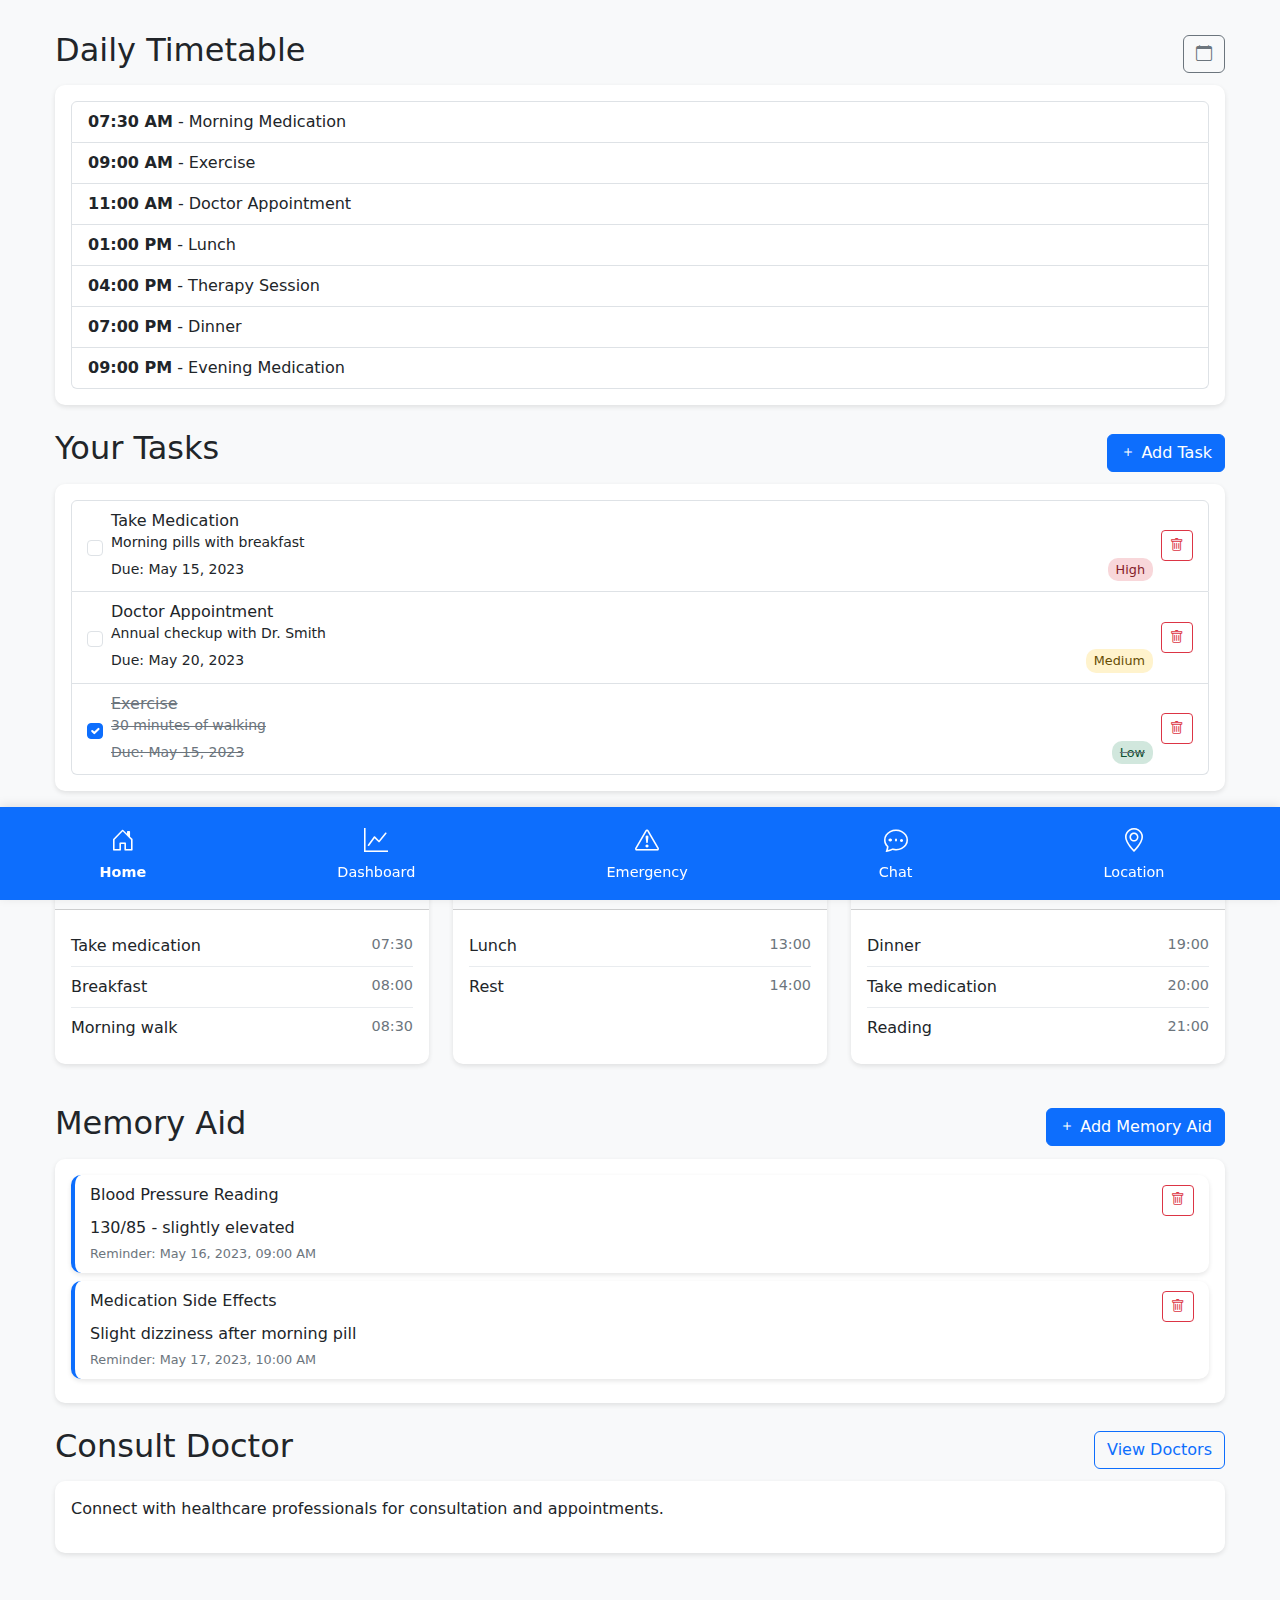
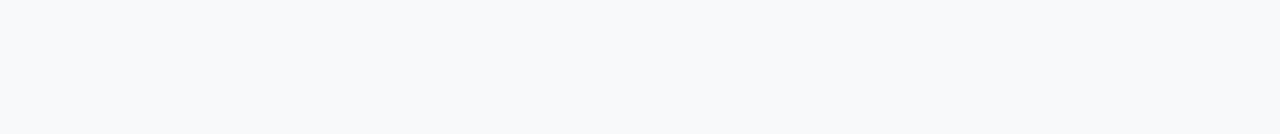
<file: index.html>
<!DOCTYPE html>
<html lang="en">
<head>
    <meta charset="UTF-8">
    <meta name="viewport" content="width=device-width, initial-scale=1.0">
    <title>Health & Task Management App</title>
    <!-- Bootstrap CSS -->
    <link href="https://cdn.jsdelivr.net/npm/bootstrap@5.3.0-alpha1/dist/css/bootstrap.min.css" rel="stylesheet">
    <!-- Bootstrap Icons -->
    <link rel="stylesheet" href="https://cdn.jsdelivr.net/npm/bootstrap-icons@1.8.1/font/bootstrap-icons.css">
    <!-- Custom CSS -->
    <link rel="stylesheet" href="css/style.css">
</head>
<body>
    <div class="container-fluid main-container">
        <!-- Daily Timetable Section -->
        <section class="timetable-section mt-3">
            <div class="d-flex justify-content-between align-items-center">
                <h2>Daily Timetable</h2>
                <button class="btn btn-outline-secondary" id="calendarBtn">
                    <i class="bi bi-calendar"></i>
                </button>
            </div>
            <div class="timetable-content mt-2">
                <div class="card">
                    <div class="card-body">
                        <div id="timetableList" class="list-group">
                            <!-- Timetable items will be populated dynamically -->
                        </div>
                    </div>
                </div>
            </div>
        </section>

        <!-- Task Management Section -->
        <section class="task-section mt-4">
            <div class="d-flex justify-content-between align-items-center">
                <h2>Your Tasks</h2>
                <button class="btn btn-primary" id="addTaskBtn">
                    <i class="bi bi-plus"></i> Add Task
                </button>
            </div>
            <div class="task-content mt-2">
                <div class="card">
                    <div class="card-body">
                        <div id="taskList" class="list-group">
                            <!-- Task items will be populated dynamically -->
                        </div>
                    </div>
                </div>
            </div>
        </section>

        <!-- Routine Section -->
        <section class="routine-section mt-4">
            <div class="d-flex justify-content-between align-items-center">
                <h2>Routine</h2>
                <button class="btn btn-outline-primary" id="updateRoutineBtn">Update Routine</button>
            </div>
            <div class="routine-content mt-2">
                <div class="row">
                    <div class="col-md-4 mb-3">
                        <div class="card h-100">
                            <div class="card-header bg-light">
                                <h5 class="mb-0">Morning</h5>
                            </div>
                            <div class="card-body">
                                <div id="morningRoutine" class="list-group">
                                    <!-- Morning routine will be populated dynamically -->
                                </div>
                            </div>
                        </div>
                    </div>
                    <div class="col-md-4 mb-3">
                        <div class="card h-100">
                            <div class="card-header bg-light">
                                <h5 class="mb-0">Afternoon</h5>
                            </div>
                            <div class="card-body">
                                <div id="afternoonRoutine" class="list-group">
                                    <!-- Afternoon routine will be populated dynamically -->
                                </div>
                            </div>
                        </div>
                    </div>
                    <div class="col-md-4 mb-3">
                        <div class="card h-100">
                            <div class="card-header bg-light">
                                <h5 class="mb-0">Evening</h5>
                            </div>
                            <div class="card-body">
                                <div id="eveningRoutine" class="list-group">
                                    <!-- Evening routine will be populated dynamically -->
                                </div>
                            </div>
                        </div>
                    </div>
                </div>
            </div>
        </section>

        <!-- Memory Aid Section -->
        <section class="memory-section mt-4">
            <div class="d-flex justify-content-between align-items-center">
                <h2>Memory Aid</h2>
                <button class="btn btn-primary" id="addMemoryBtn">
                    <i class="bi bi-plus"></i> Add Memory Aid
                </button>
            </div>
            <div class="memory-content mt-2">
                <div class="card">
                    <div class="card-body">
                        <div id="memoryList" class="list-group">
                            <!-- Memory aid items will be populated dynamically -->
                        </div>
                    </div>
                </div>
            </div>
        </section>

        <!-- Consult Doctor Section -->
        <section class="doctor-section mt-4 mb-5 pb-5">
            <div class="d-flex justify-content-between align-items-center">
                <h2>Consult Doctor</h2>
                <button class="btn btn-outline-primary" id="viewDoctorsBtn">View Doctors</button>
            </div>
            <div class="doctor-content mt-2">
                <div class="card">
                    <div class="card-body">
                        <p>Connect with healthcare professionals for consultation and appointments.</p>
                    </div>
                </div>
            </div>
        </section>

        <!-- Fixed Bottom Navigation -->
        <nav class="navbar fixed-bottom navbar-expand navbar-dark bg-primary">
            <div class="container-fluid justify-content-around">
                <a class="navbar-brand active" href="index.html">
                    <i class="bi bi-house-door"></i>
                    <span class="d-none d-md-inline">Home</span>
                </a>
                <a class="navbar-brand" href="dashboard.html">
                    <i class="bi bi-graph-up"></i>
                    <span class="d-none d-md-inline">Dashboard</span>
                </a>
                <a class="navbar-brand" href="emergency.html">
                    <i class="bi bi-exclamation-triangle"></i>
                    <span class="d-none d-md-inline">Emergency</span>
                </a>
                <a class="navbar-brand" href="chat.html">
                    <i class="bi bi-chat-dots"></i>
                    <span class="d-none d-md-inline">Chat</span>
                </a>
                <a class="navbar-brand" href="location.html">
                    <i class="bi bi-geo-alt"></i>
                    <span class="d-none d-md-inline">Location</span>
                </a>
            </div>
        </nav>
    </div>

    <!-- Modal for Adding Task -->
    <div class="modal fade" id="addTaskModal" tabindex="-1" aria-labelledby="addTaskModalLabel" aria-hidden="true">
        <div class="modal-dialog">
            <div class="modal-content">
                <div class="modal-header">
                    <h5 class="modal-title" id="addTaskModalLabel">Add New Task</h5>
                    <button type="button" class="btn-close" data-bs-dismiss="modal" aria-label="Close"></button>
                </div>
                <div class="modal-body">
                    <form id="taskForm">
                        <div class="mb-3">
                            <label for="taskName" class="form-label">Task Name</label>
                            <input type="text" class="form-control" id="taskName" required>
                        </div>
                        <div class="mb-3">
                            <label for="taskDescription" class="form-label">Description</label>
                            <textarea class="form-control" id="taskDescription" rows="3"></textarea>
                        </div>
                        <div class="mb-3">
                            <label for="taskDueDate" class="form-label">Due Date</label>
                            <input type="date" class="form-control" id="taskDueDate" required>
                        </div>
                        <div class="mb-3">
                            <label for="taskPriority" class="form-label">Priority</label>
                            <select class="form-select" id="taskPriority">
                                <option value="Low">Low</option>
                                <option value="Medium" selected>Medium</option>
                                <option value="High">High</option>
                            </select>
                        </div>
                    </form>
                </div>
                <div class="modal-footer">
                    <button type="button" class="btn btn-secondary" data-bs-dismiss="modal">Close</button>
                    <button type="button" class="btn btn-primary" id="saveTaskBtn">Save Task</button>
                </div>
            </div>
        </div>
    </div>

    <!-- Modal for Adding Memory Aid -->
    <div class="modal fade" id="addMemoryModal" tabindex="-1" aria-labelledby="addMemoryModalLabel" aria-hidden="true">
        <div class="modal-dialog">
            <div class="modal-content">
                <div class="modal-header">
                    <h5 class="modal-title" id="addMemoryModalLabel">Add Memory Aid</h5>
                    <button type="button" class="btn-close" data-bs-dismiss="modal" aria-label="Close"></button>
                </div>
                <div class="modal-body">
                    <form id="memoryForm">
                        <div class="mb-3">
                            <label for="memoryTitle" class="form-label">Title</label>
                            <input type="text" class="form-control" id="memoryTitle" required>
                        </div>
                        <div class="mb-3">
                            <label for="memoryDescription" class="form-label">Description</label>
                            <textarea class="form-control" id="memoryDescription" rows="3"></textarea>
                        </div>
                        <div class="mb-3">
                            <label for="memoryReminderTime" class="form-label">Reminder Time</label>
                            <input type="datetime-local" class="form-control" id="memoryReminderTime">
                        </div>
                    </form>
                </div>
                <div class="modal-footer">
                    <button type="button" class="btn btn-secondary" data-bs-dismiss="modal">Close</button>
                    <button type="button" class="btn btn-primary" id="saveMemoryBtn">Save</button>
                </div>
            </div>
        </div>
    </div>

    <!-- Modal for Updating Routine -->
    <div class="modal fade" id="updateRoutineModal" tabindex="-1" aria-labelledby="updateRoutineModalLabel" aria-hidden="true">
        <div class="modal-dialog modal-lg">
            <div class="modal-content">
                <div class="modal-header">
                    <h5 class="modal-title" id="updateRoutineModalLabel">Update Routine</h5>
                    <button type="button" class="btn-close" data-bs-dismiss="modal" aria-label="Close"></button>
                </div>
                <div class="modal-body">
                    <form id="routineForm">
                        <div class="mb-3">
                            <h6>Morning Routine</h6>
                            <div id="morningRoutineInputs">
                                <div class="row mb-2">
                                    <div class="col-6">
                                        <input type="text" class="form-control" placeholder="Activity">
                                    </div>
                                    <div class="col-4">
                                        <input type="time" class="form-control">
                                    </div>
                                    <div class="col-2">
                                        <button type="button" class="btn btn-sm btn-outline-danger remove-routine-btn">
                                            <i class="bi bi-trash"></i>
                                        </button>
                                    </div>
                                </div>
                            </div>
                            <button type="button" class="btn btn-sm btn-outline-primary add-morning-btn mt-2">
                                <i class="bi bi-plus"></i> Add Morning Activity
                            </button>
                        </div>
                        
                        <div class="mb-3">
                            <h6>Afternoon Routine</h6>
                            <div id="afternoonRoutineInputs">
                                <div class="row mb-2">
                                    <div class="col-6">
                                        <input type="text" class="form-control" placeholder="Activity">
                                    </div>
                                    <div class="col-4">
                                        <input type="time" class="form-control">
                                    </div>
                                    <div class="col-2">
                                        <button type="button" class="btn btn-sm btn-outline-danger remove-routine-btn">
                                            <i class="bi bi-trash"></i>
                                        </button>
                                    </div>
                                </div>
                            </div>
                            <button type="button" class="btn btn-sm btn-outline-primary add-afternoon-btn mt-2">
                                <i class="bi bi-plus"></i> Add Afternoon Activity
                            </button>
                        </div>
                        
                        <div class="mb-3">
                            <h6>Evening Routine</h6>
                            <div id="eveningRoutineInputs">
                                <div class="row mb-2">
                                    <div class="col-6">
                                        <input type="text" class="form-control" placeholder="Activity">
                                    </div>
                                    <div class="col-4">
                                        <input type="time" class="form-control">
                                    </div>
                                    <div class="col-2">
                                        <button type="button" class="btn btn-sm btn-outline-danger remove-routine-btn">
                                            <i class="bi bi-trash"></i>
                                        </button>
                                    </div>
                                </div>
                            </div>
                            <button type="button" class="btn btn-sm btn-outline-primary add-evening-btn mt-2">
                                <i class="bi bi-plus"></i> Add Evening Activity
                            </button>
                        </div>
                    </form>
                </div>
                <div class="modal-footer">
                    <button type="button" class="btn btn-secondary" data-bs-dismiss="modal">Close</button>
                    <button type="button" class="btn btn-primary" id="saveRoutineBtn">Save Routine</button>
                </div>
            </div>
        </div>
    </div>

    <!-- Bootstrap JS Bundle with Popper -->
    <script src="https://cdn.jsdelivr.net/npm/bootstrap@5.3.0-alpha1/dist/js/bootstrap.bundle.min.js"></script>
    <!-- Custom JS -->
    <script src="js/app.js"></script>
</body>
</html>
</file>
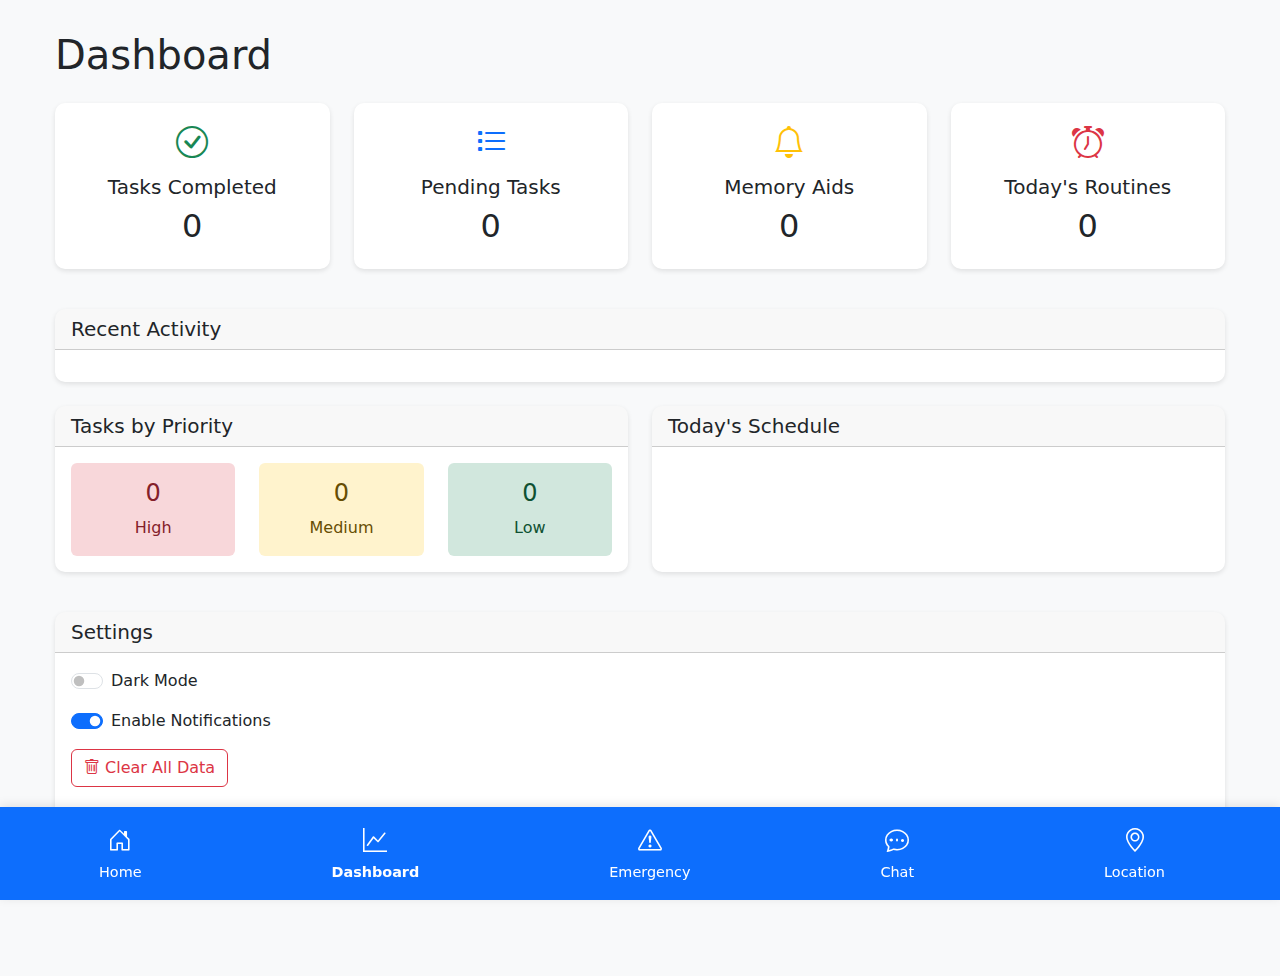
<file: dashboard.html>
<!DOCTYPE html>
<html lang="en">
<head>
    <meta charset="UTF-8">
    <meta name="viewport" content="width=device-width, initial-scale=1.0">
    <title>Dashboard - Health & Task App</title>
    <!-- Bootstrap CSS -->
    <link href="https://cdn.jsdelivr.net/npm/bootstrap@5.3.0-alpha1/dist/css/bootstrap.min.css" rel="stylesheet">
    <!-- Bootstrap Icons -->
    <link rel="stylesheet" href="https://cdn.jsdelivr.net/npm/bootstrap-icons@1.8.1/font/bootstrap-icons.css">
    <!-- Custom CSS -->
    <link rel="stylesheet" href="css/style.css">
</head>
<body>
    <div class="container-fluid main-container">
        <div class="row my-3">
            <div class="col">
                <h1 class="mb-4">Dashboard</h1>
                
                <!-- Statistics Cards -->
                <div class="row mb-4">
                    <div class="col-md-3 mb-3">
                        <div class="card h-100">
                            <div class="card-body text-center">
                                <i class="bi bi-check-circle text-success" style="font-size: 2rem;"></i>
                                <h5 class="mt-2">Tasks Completed</h5>
                                <h2 id="completedTasksCount">0</h2>
                            </div>
                        </div>
                    </div>
                    <div class="col-md-3 mb-3">
                        <div class="card h-100">
                            <div class="card-body text-center">
                                <i class="bi bi-list-task text-primary" style="font-size: 2rem;"></i>
                                <h5 class="mt-2">Pending Tasks</h5>
                                <h2 id="pendingTasksCount">0</h2>
                            </div>
                        </div>
                    </div>
                    <div class="col-md-3 mb-3">
                        <div class="card h-100">
                            <div class="card-body text-center">
                                <i class="bi bi-bell text-warning" style="font-size: 2rem;"></i>
                                <h5 class="mt-2">Memory Aids</h5>
                                <h2 id="memoryAidsCount">0</h2>
                            </div>
                        </div>
                    </div>
                    <div class="col-md-3 mb-3">
                        <div class="card h-100">
                            <div class="card-body text-center">
                                <i class="bi bi-alarm text-danger" style="font-size: 2rem;"></i>
                                <h5 class="mt-2">Today's Routines</h5>
                                <h2 id="routinesCount">0</h2>
                            </div>
                        </div>
                    </div>
                </div>
                
                <!-- Activity Summary -->
                <div class="card mb-4">
                    <div class="card-header">
                        <h5 class="mb-0">Recent Activity</h5>
                    </div>
                    <div class="card-body">
                        <div id="activityTimeline" class="list-group">
                            <!-- Activity items will be populated dynamically -->
                        </div>
                    </div>
                </div>
                
                <!-- Task Priority Breakdown -->
                <div class="row mb-4">
                    <div class="col-md-6 mb-3">
                        <div class="card h-100">
                            <div class="card-header">
                                <h5 class="mb-0">Tasks by Priority</h5>
                            </div>
                            <div class="card-body">
                                <div class="row text-center">
                                    <div class="col-4">
                                        <div class="p-3 rounded priority-high">
                                            <h4 id="highPriorityCount">0</h4>
                                            <p class="mb-0">High</p>
                                        </div>
                                    </div>
                                    <div class="col-4">
                                        <div class="p-3 rounded priority-medium">
                                            <h4 id="mediumPriorityCount">0</h4>
                                            <p class="mb-0">Medium</p>
                                        </div>
                                    </div>
                                    <div class="col-4">
                                        <div class="p-3 rounded priority-low">
                                            <h4 id="lowPriorityCount">0</h4>
                                            <p class="mb-0">Low</p>
                                        </div>
                                    </div>
                                </div>
                            </div>
                        </div>
                    </div>
                    
                    <!-- Today's Schedule -->
                    <div class="col-md-6 mb-3">
                        <div class="card h-100">
                            <div class="card-header">
                                <h5 class="mb-0">Today's Schedule</h5>
                            </div>
                            <div class="card-body">
                                <div id="dashboardSchedule" class="list-group">
                                    <!-- Schedule items will be populated dynamically -->
                                </div>
                            </div>
                        </div>
                    </div>
                </div>
                
                <!-- Settings Panel -->
                <div class="card mb-5 pb-4">
                    <div class="card-header">
                        <h5 class="mb-0">Settings</h5>
                    </div>
                    <div class="card-body">
                        <div class="form-check form-switch mb-3">
                            <input class="form-check-input" type="checkbox" id="darkModeToggle">
                            <label class="form-check-label" for="darkModeToggle">Dark Mode</label>
                        </div>
                        <div class="form-check form-switch mb-3">
                            <input class="form-check-input" type="checkbox" id="notificationsToggle" checked>
                            <label class="form-check-label" for="notificationsToggle">Enable Notifications</label>
                        </div>
                        <button class="btn btn-outline-danger" id="clearDataBtn">
                            <i class="bi bi-trash"></i> Clear All Data
                        </button>
                    </div>
                </div>
            </div>
        </div>

        <!-- Fixed Bottom Navigation -->
        <nav class="navbar fixed-bottom navbar-expand navbar-dark bg-primary">
            <div class="container-fluid justify-content-around">
                <a class="navbar-brand" href="index.html">
                    <i class="bi bi-house-door"></i>
                    <span class="d-none d-md-inline">Home</span>
                </a>
                <a class="navbar-brand active" href="dashboard.html">
                    <i class="bi bi-graph-up"></i>
                    <span class="d-none d-md-inline">Dashboard</span>
                </a>
                <a class="navbar-brand" href="emergency.html">
                    <i class="bi bi-exclamation-triangle"></i>
                    <span class="d-none d-md-inline">Emergency</span>
                </a>
                <a class="navbar-brand" href="chat.html">
                    <i class="bi bi-chat-dots"></i>
                    <span class="d-none d-md-inline">Chat</span>
                </a>
                <a class="navbar-brand" href="location.html">
                    <i class="bi bi-geo-alt"></i>
                    <span class="d-none d-md-inline">Location</span>
                </a>
            </div>
        </nav>
    </div>

    <!-- Bootstrap JS Bundle with Popper -->
    <script src="https://cdn.jsdelivr.net/npm/bootstrap@5.3.0-alpha1/dist/js/bootstrap.bundle.min.js"></script>
    <!-- Custom JS -->
    <script src="js/app.js"></script>
    <script src="js/dashboard.js"></script>
</body>
</html>
</file>
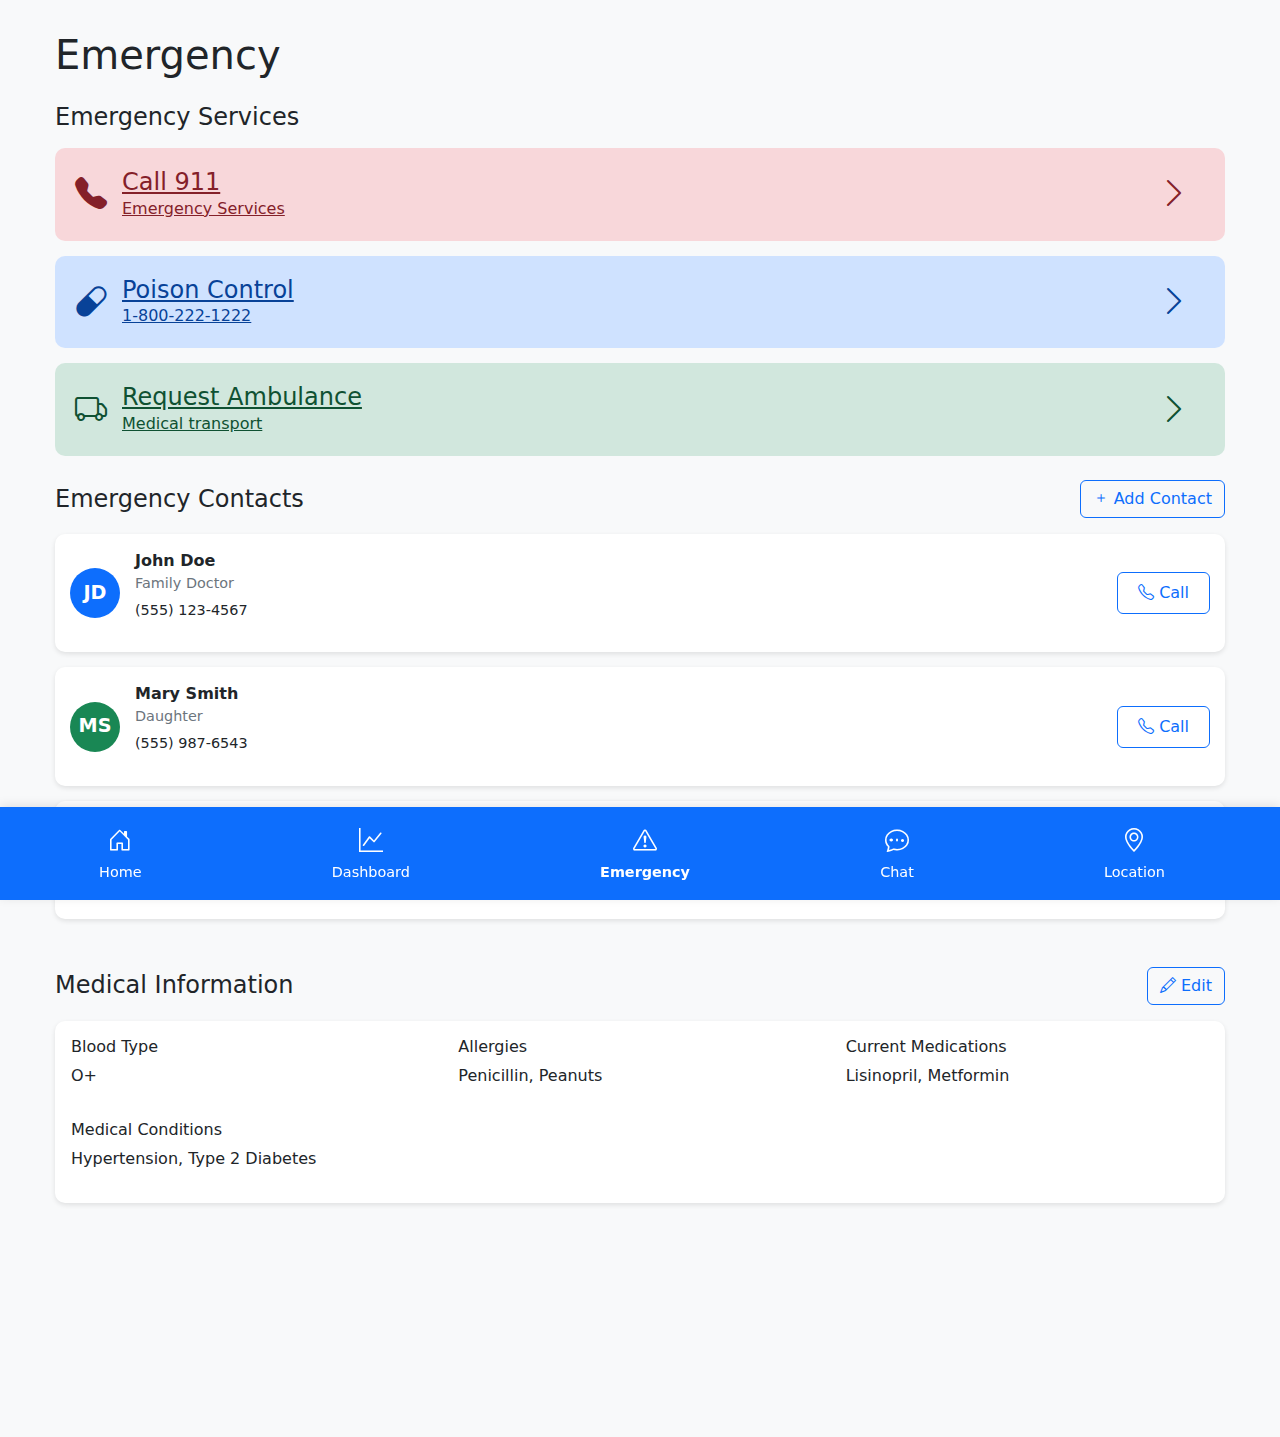
<file: emergency.html>
<!DOCTYPE html>
<html lang="en">
<head>
    <meta charset="UTF-8">
    <meta name="viewport" content="width=device-width, initial-scale=1.0">
    <title>Emergency - Health & Task App</title>
    <!-- Bootstrap CSS -->
    <link href="https://cdn.jsdelivr.net/npm/bootstrap@5.3.0-alpha1/dist/css/bootstrap.min.css" rel="stylesheet">
    <!-- Bootstrap Icons -->
    <link rel="stylesheet" href="https://cdn.jsdelivr.net/npm/bootstrap-icons@1.8.1/font/bootstrap-icons.css">
    <!-- Custom CSS -->
    <link rel="stylesheet" href="css/style.css">
    <style>
        .emergency-container {
            padding-bottom: 100px;
        }
        
        .emergency-button {
            display: flex;
            justify-content: space-between;
            align-items: center;
            padding: 20px;
            margin-bottom: 15px;
            border-radius: 10px;
            background-color: #f8f9fa;
            transition: all 0.3s;
        }
        
        .emergency-button:hover {
            transform: translateY(-3px);
            box-shadow: 0 5px 15px rgba(0, 0, 0, 0.1);
        }
        
        .emergency-button i {
            font-size: 2rem;
            margin-right: 15px;
        }
        
        .emergency-button h4 {
            margin-bottom: 0;
        }
        
        .emergency-call {
            background-color: #f8d7da;
            color: #842029;
        }
        
        .emergency-contact {
            background-color: #fff3cd;
            color: #664d03;
        }
        
        .emergency-transport {
            background-color: #d1e7dd;
            color: #0f5132;
        }
        
        .emergency-info {
            background-color: #cfe2ff;
            color: #084298;
        }
        
        .contact-card {
            display: flex;
            align-items: center;
            margin-bottom: 15px;
            padding: 15px;
            border-radius: 10px;
            background-color: white;
            box-shadow: 0 2px 5px rgba(0, 0, 0, 0.1);
        }
        
        .contact-avatar {
            width: 50px;
            height: 50px;
            border-radius: 50%;
            background-color: #6c757d;
            display: flex;
            justify-content: center;
            align-items: center;
            margin-right: 15px;
            color: white;
            font-weight: bold;
            font-size: 1.2rem;
        }
        
        .contact-info {
            flex-grow: 1;
        }
        
        .contact-name {
            font-weight: bold;
            margin-bottom: 0;
        }
        
        .contact-relation {
            font-size: 0.9rem;
            color: #6c757d;
            margin-bottom: 5px;
        }
        
        .contact-number {
            font-size: 0.9rem;
        }
        
        .call-btn {
            padding: 8px 20px;
        }
    </style>
</head>
<body>
    <div class="container-fluid main-container emergency-container">
        <div class="row my-3">
            <div class="col">
                <h1 class="mb-4">Emergency</h1>
                
                <!-- Emergency Call Buttons -->
                <div class="emergency-section mb-4">
                    <h4 class="mb-3">Emergency Services</h4>
                    
                    <a href="tel:911" class="emergency-button emergency-call">
                        <div class="d-flex align-items-center">
                            <i class="bi bi-telephone-fill"></i>
                            <div>
                                <h4>Call 911</h4>
                                <p class="mb-0">Emergency Services</p>
                            </div>
                        </div>
                        <i class="bi bi-chevron-right"></i>
                    </a>
                    
                    <a href="tel:1-800-222-1222" class="emergency-button emergency-info">
                        <div class="d-flex align-items-center">
                            <i class="bi bi-capsule"></i>
                            <div>
                                <h4>Poison Control</h4>
                                <p class="mb-0">1-800-222-1222</p>
                            </div>
                        </div>
                        <i class="bi bi-chevron-right"></i>
                    </a>
                    
                    <a href="#" class="emergency-button emergency-transport" id="ambulanceBtn">
                        <div class="d-flex align-items-center">
                            <i class="bi bi-truck"></i>
                            <div>
                                <h4>Request Ambulance</h4>
                                <p class="mb-0">Medical transport</p>
                            </div>
                        </div>
                        <i class="bi bi-chevron-right"></i>
                    </a>
                </div>
                
                <!-- Emergency Contacts -->
                <div class="contacts-section mb-5">
                    <div class="d-flex justify-content-between align-items-center mb-3">
                        <h4 class="mb-0">Emergency Contacts</h4>
                        <button class="btn btn-outline-primary" id="addContactBtn">
                            <i class="bi bi-plus"></i> Add Contact
                        </button>
                    </div>
                    
                    <div id="emergencyContacts">
                        <!-- Contact cards will be dynamically generated -->
                        <div class="contact-card">
                            <div class="contact-avatar bg-primary">JD</div>
                            <div class="contact-info">
                                <p class="contact-name">John Doe</p>
                                <p class="contact-relation">Family Doctor</p>
                                <p class="contact-number">(555) 123-4567</p>
                            </div>
                            <a href="tel:5551234567" class="btn btn-outline-primary call-btn">
                                <i class="bi bi-telephone"></i> Call
                            </a>
                        </div>
                        
                        <div class="contact-card">
                            <div class="contact-avatar bg-success">MS</div>
                            <div class="contact-info">
                                <p class="contact-name">Mary Smith</p>
                                <p class="contact-relation">Daughter</p>
                                <p class="contact-number">(555) 987-6543</p>
                            </div>
                            <a href="tel:5559876543" class="btn btn-outline-primary call-btn">
                                <i class="bi bi-telephone"></i> Call
                            </a>
                        </div>
                        
                        <div class="contact-card">
                            <div class="contact-avatar bg-danger">GH</div>
                            <div class="contact-info">
                                <p class="contact-name">General Hospital</p>
                                <p class="contact-relation">Emergency Room</p>
                                <p class="contact-number">(555) 867-5309</p>
                            </div>
                            <a href="tel:5558675309" class="btn btn-outline-primary call-btn">
                                <i class="bi bi-telephone"></i> Call
                            </a>
                        </div>
                    </div>
                </div>
                
                <!-- Medical Information -->
                <div class="medical-info-section mb-5">
                    <div class="d-flex justify-content-between align-items-center mb-3">
                        <h4 class="mb-0">Medical Information</h4>
                        <button class="btn btn-outline-primary" id="editMedicalInfoBtn">
                            <i class="bi bi-pencil"></i> Edit
                        </button>
                    </div>
                    
                    <div class="card">
                        <div class="card-body">
                            <div class="row mb-3">
                                <div class="col-md-4">
                                    <h6>Blood Type</h6>
                                    <p id="bloodType">O+</p>
                                </div>
                                <div class="col-md-4">
                                    <h6>Allergies</h6>
                                    <p id="allergies">Penicillin, Peanuts</p>
                                </div>
                                <div class="col-md-4">
                                    <h6>Current Medications</h6>
                                    <p id="medications">Lisinopril, Metformin</p>
                                </div>
                            </div>
                            <div class="row">
                                <div class="col-md-12">
                                    <h6>Medical Conditions</h6>
                                    <p id="medicalConditions">Hypertension, Type 2 Diabetes</p>
                                </div>
                            </div>
                        </div>
                    </div>
                </div>
            </div>
        </div>

        <!-- Fixed Bottom Navigation -->
        <nav class="navbar fixed-bottom navbar-expand navbar-dark bg-primary">
            <div class="container-fluid justify-content-around">
                <a class="navbar-brand" href="index.html">
                    <i class="bi bi-house-door"></i>
                    <span class="d-none d-md-inline">Home</span>
                </a>
                <a class="navbar-brand" href="dashboard.html">
                    <i class="bi bi-graph-up"></i>
                    <span class="d-none d-md-inline">Dashboard</span>
                </a>
                <a class="navbar-brand active" href="emergency.html">
                    <i class="bi bi-exclamation-triangle"></i>
                    <span class="d-none d-md-inline">Emergency</span>
                </a>
                <a class="navbar-brand" href="chat.html">
                    <i class="bi bi-chat-dots"></i>
                    <span class="d-none d-md-inline">Chat</span>
                </a>
                <a class="navbar-brand" href="location.html">
                    <i class="bi bi-geo-alt"></i>
                    <span class="d-none d-md-inline">Location</span>
                </a>
            </div>
        </nav>
    </div>

    <!-- Add Contact Modal -->
    <div class="modal fade" id="addContactModal" tabindex="-1" aria-labelledby="addContactModalLabel" aria-hidden="true">
        <div class="modal-dialog">
            <div class="modal-content">
                <div class="modal-header">
                    <h5 class="modal-title" id="addContactModalLabel">Add Emergency Contact</h5>
                    <button type="button" class="btn-close" data-bs-dismiss="modal" aria-label="Close"></button>
                </div>
                <div class="modal-body">
                    <form id="contactForm">
                        <div class="mb-3">
                            <label for="contactName" class="form-label">Name</label>
                            <input type="text" class="form-control" id="contactName" required>
                        </div>
                        <div class="mb-3">
                            <label for="contactRelation" class="form-label">Relation</label>
                            <input type="text" class="form-control" id="contactRelation" placeholder="e.g., Doctor, Family Member, etc.">
                        </div>
                        <div class="mb-3">
                            <label for="contactPhone" class="form-label">Phone Number</label>
                            <input type="tel" class="form-control" id="contactPhone" required>
                        </div>
                    </form>
                </div>
                <div class="modal-footer">
                    <button type="button" class="btn btn-secondary" data-bs-dismiss="modal">Close</button>
                    <button type="button" class="btn btn-primary" id="saveContactBtn">Save Contact</button>
                </div>
            </div>
        </div>
    </div>

    <!-- Edit Medical Info Modal -->
    <div class="modal fade" id="editMedicalInfoModal" tabindex="-1" aria-labelledby="editMedicalInfoModalLabel" aria-hidden="true">
        <div class="modal-dialog">
            <div class="modal-content">
                <div class="modal-header">
                    <h5 class="modal-title" id="editMedicalInfoModalLabel">Edit Medical Information</h5>
                    <button type="button" class="btn-close" data-bs-dismiss="modal" aria-label="Close"></button>
                </div>
                <div class="modal-body">
                    <form id="medicalInfoForm">
                        <div class="mb-3">
                            <label for="editBloodType" class="form-label">Blood Type</label>
                            <select class="form-select" id="editBloodType">
                                <option value="A+">A+</option>
                                <option value="A-">A-</option>
                                <option value="B+">B+</option>
                                <option value="B-">B-</option>
                                <option value="AB+">AB+</option>
                                <option value="AB-">AB-</option>
                                <option value="O+">O+</option>
                                <option value="O-">O-</option>
                                <option value="Unknown">Unknown</option>
                            </select>
                        </div>
                        <div class="mb-3">
                            <label for="editAllergies" class="form-label">Allergies</label>
                            <textarea class="form-control" id="editAllergies" rows="2" placeholder="Separate with commas"></textarea>
                        </div>
                        <div class="mb-3">
                            <label for="editMedications" class="form-label">Current Medications</label>
                            <textarea class="form-control" id="editMedications" rows="2" placeholder="Separate with commas"></textarea>
                        </div>
                        <div class="mb-3">
                            <label for="editMedicalConditions" class="form-label">Medical Conditions</label>
                            <textarea class="form-control" id="editMedicalConditions" rows="3" placeholder="Separate with commas"></textarea>
                        </div>
                    </form>
                </div>
                <div class="modal-footer">
                    <button type="button" class="btn btn-secondary" data-bs-dismiss="modal">Close</button>
                    <button type="button" class="btn btn-primary" id="saveMedicalInfoBtn">Save Information</button>
                </div>
            </div>
        </div>
    </div>

    <!-- Bootstrap JS Bundle with Popper -->
    <script src="https://cdn.jsdelivr.net/npm/bootstrap@5.3.0-alpha1/dist/js/bootstrap.bundle.min.js"></script>
    <!-- Custom JS -->
    <script src="js/app.js"></script>
    <script src="js/emergency.js"></script>
</body>
</html>
</file>
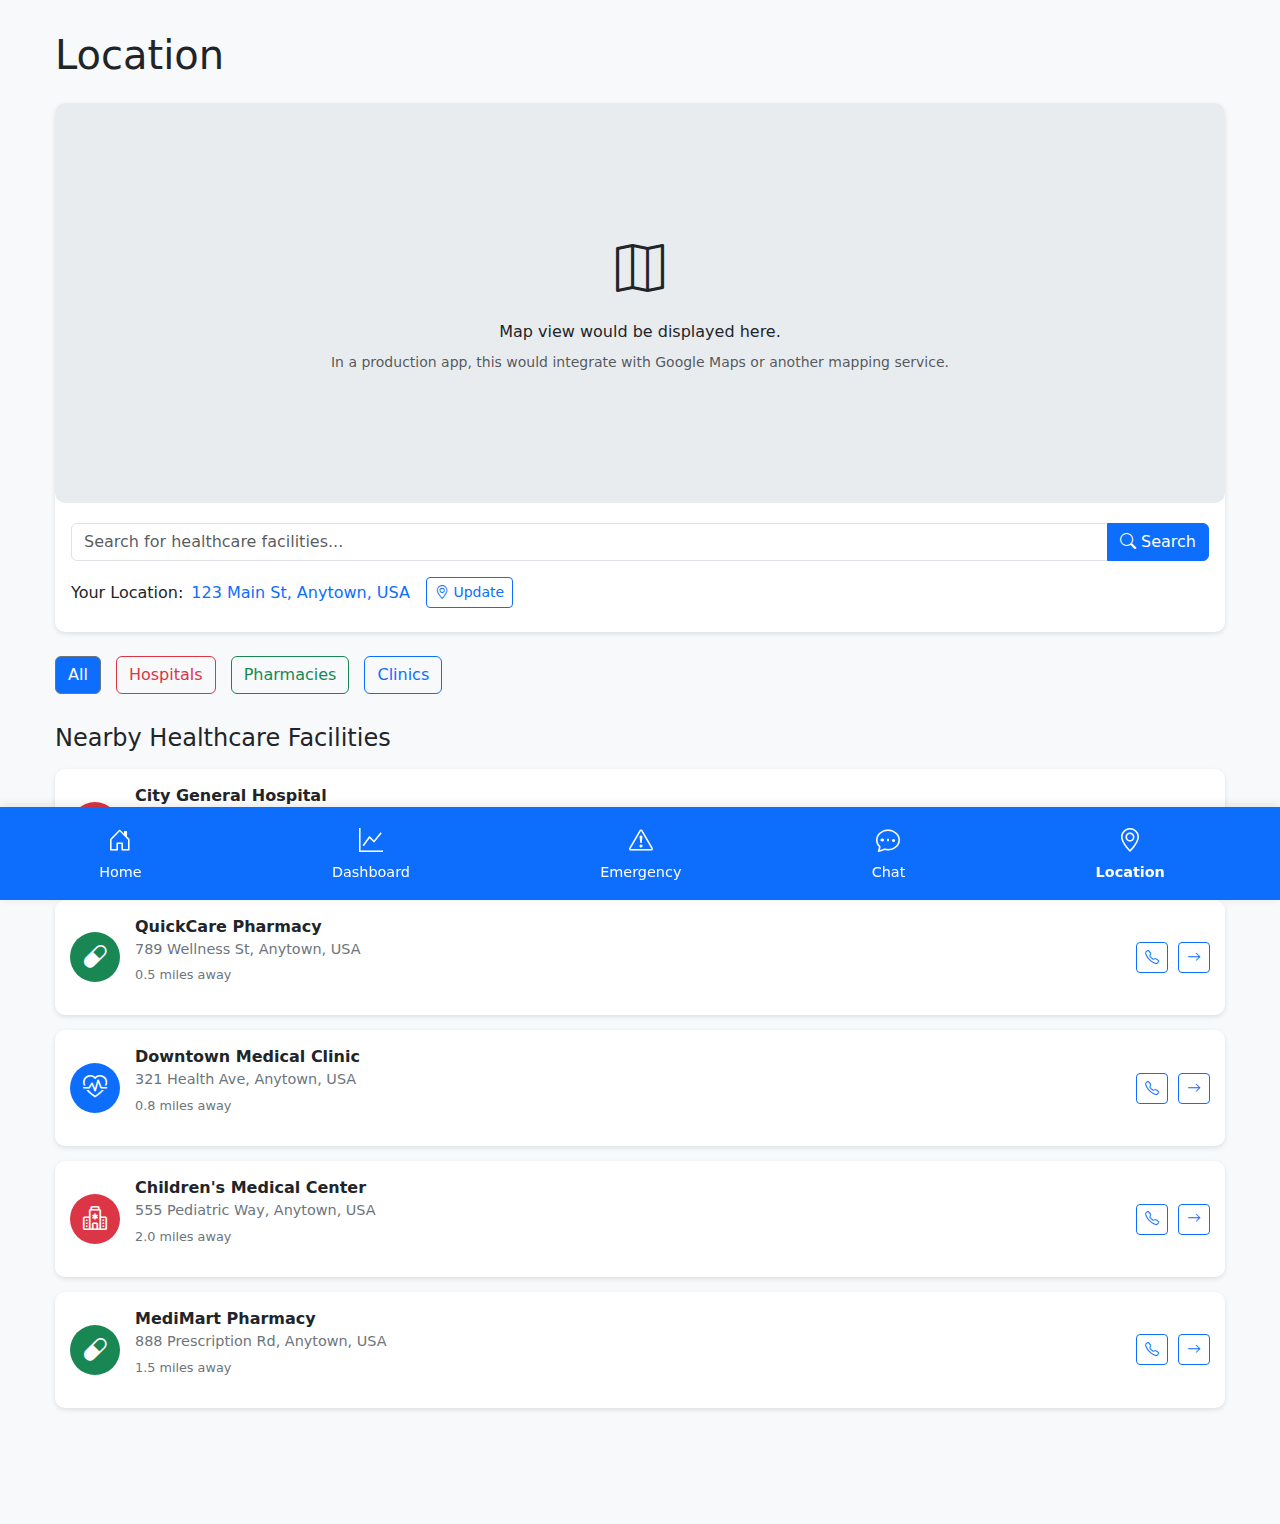
<file: location.html>
<!DOCTYPE html>
<html lang="en">
<head>
    <meta charset="UTF-8">
    <meta name="viewport" content="width=device-width, initial-scale=1.0">
    <title>Location - Health & Task App</title>
    <!-- Bootstrap CSS -->
    <link href="https://cdn.jsdelivr.net/npm/bootstrap@5.3.0-alpha1/dist/css/bootstrap.min.css" rel="stylesheet">
    <!-- Bootstrap Icons -->
    <link rel="stylesheet" href="https://cdn.jsdelivr.net/npm/bootstrap-icons@1.8.1/font/bootstrap-icons.css">
    <!-- Custom CSS -->
    <link rel="stylesheet" href="css/style.css">
    <style>
        .map-container {
            height: 400px;
            width: 100%;
            border-radius: 10px;
            overflow: hidden;
            margin-bottom: 20px;
        }
        
        .map-placeholder {
            background-color: #e9ecef;
            height: 100%;
            display: flex;
            justify-content: center;
            align-items: center;
            flex-direction: column;
        }
        
        .location-item {
            display: flex;
            align-items: center;
            padding: 15px;
            margin-bottom: 15px;
            border-radius: 10px;
            background-color: white;
            box-shadow: 0 2px 5px rgba(0, 0, 0, 0.1);
            transition: transform 0.2s;
        }
        
        .location-item:hover {
            transform: translateY(-3px);
            box-shadow: 0 5px 15px rgba(0, 0, 0, 0.1);
        }
        
        .location-icon {
            width: 50px;
            height: 50px;
            border-radius: 50%;
            display: flex;
            justify-content: center;
            align-items: center;
            margin-right: 15px;
            color: white;
            font-size: 1.5rem;
        }
        
        .hospital-icon {
            background-color: #dc3545;
        }
        
        .pharmacy-icon {
            background-color: #198754;
        }
        
        .clinic-icon {
            background-color: #0d6efd;
        }
        
        .location-info {
            flex-grow: 1;
        }
        
        .location-name {
            font-weight: bold;
            margin-bottom: 0;
        }
        
        .location-address {
            font-size: 0.9rem;
            color: #6c757d;
            margin-bottom: 5px;
        }
        
        .location-distance {
            font-size: 0.8rem;
            color: #6c757d;
        }
        
        .location-actions {
            display: flex;
            gap: 10px;
        }
        
        .category-filters {
            margin-bottom: 20px;
        }
        
        .category-btn {
            margin-right: 10px;
            margin-bottom: 10px;
        }
        
        .category-btn.active {
            background-color: #0d6efd;
            color: white;
        }
    </style>
</head>
<body>
    <div class="container-fluid main-container">
        <div class="row my-3">
            <div class="col">
                <h1 class="mb-4">Location</h1>
                
                <!-- Map Section -->
                <div class="card mb-4">
                    <div class="card-body p-0">
                        <div class="map-container" id="mapContainer">
                            <div class="map-placeholder">
                                <i class="bi bi-map" style="font-size: 3rem; margin-bottom: 15px;"></i>
                                <p class="mb-2">Map view would be displayed here.</p>
                                <p class="mb-0 small text-muted">In a production app, this would integrate with Google Maps or another mapping service.</p>
                            </div>
                        </div>
                        
                        <div class="px-3 pb-3">
                            <div class="input-group mb-3">
                                <input type="text" class="form-control" placeholder="Search for healthcare facilities..." id="locationSearch">
                                <button class="btn btn-primary" type="button" id="searchBtn">
                                    <i class="bi bi-search"></i> Search
                                </button>
                            </div>
                            
                            <div class="d-flex align-items-center mb-2">
                                <p class="mb-0 me-2">Your Location:</p>
                                <span class="text-primary" id="currentLocation">123 Main St, Anytown, USA</span>
                                <button class="btn btn-sm btn-outline-primary ms-3" id="updateLocationBtn">
                                    <i class="bi bi-geo-alt"></i> Update
                                </button>
                            </div>
                        </div>
                    </div>
                </div>
                
                <!-- Category Filters -->
                <div class="category-filters">
                    <button class="btn btn-outline-secondary category-btn active" data-category="all">All</button>
                    <button class="btn btn-outline-danger category-btn" data-category="hospital">Hospitals</button>
                    <button class="btn btn-outline-success category-btn" data-category="pharmacy">Pharmacies</button>
                    <button class="btn btn-outline-primary category-btn" data-category="clinic">Clinics</button>
                </div>
                
                <!-- Nearby Healthcare Facilities -->
                <h4 class="mb-3">Nearby Healthcare Facilities</h4>
                
                <div id="locationList">
                    <!-- These items would be dynamically generated in a real app -->
                    <div class="location-item" data-category="hospital">
                        <div class="location-icon hospital-icon">
                            <i class="bi bi-hospital"></i>
                        </div>
                        <div class="location-info">
                            <p class="location-name">City General Hospital</p>
                            <p class="location-address">456 Healthcare Blvd, Anytown, USA</p>
                            <p class="location-distance">1.2 miles away</p>
                        </div>
                        <div class="location-actions">
                            <button class="btn btn-sm btn-outline-primary">
                                <i class="bi bi-telephone"></i>
                            </button>
                            <button class="btn btn-sm btn-outline-primary">
                                <i class="bi bi-arrow-right"></i>
                            </button>
                        </div>
                    </div>
                    
                    <div class="location-item" data-category="pharmacy">
                        <div class="location-icon pharmacy-icon">
                            <i class="bi bi-capsule"></i>
                        </div>
                        <div class="location-info">
                            <p class="location-name">QuickCare Pharmacy</p>
                            <p class="location-address">789 Wellness St, Anytown, USA</p>
                            <p class="location-distance">0.5 miles away</p>
                        </div>
                        <div class="location-actions">
                            <button class="btn btn-sm btn-outline-primary">
                                <i class="bi bi-telephone"></i>
                            </button>
                            <button class="btn btn-sm btn-outline-primary">
                                <i class="bi bi-arrow-right"></i>
                            </button>
                        </div>
                    </div>
                    
                    <div class="location-item" data-category="clinic">
                        <div class="location-icon clinic-icon">
                            <i class="bi bi-heart-pulse"></i>
                        </div>
                        <div class="location-info">
                            <p class="location-name">Downtown Medical Clinic</p>
                            <p class="location-address">321 Health Ave, Anytown, USA</p>
                            <p class="location-distance">0.8 miles away</p>
                        </div>
                        <div class="location-actions">
                            <button class="btn btn-sm btn-outline-primary">
                                <i class="bi bi-telephone"></i>
                            </button>
                            <button class="btn btn-sm btn-outline-primary">
                                <i class="bi bi-arrow-right"></i>
                            </button>
                        </div>
                    </div>
                    
                    <div class="location-item" data-category="hospital">
                        <div class="location-icon hospital-icon">
                            <i class="bi bi-hospital"></i>
                        </div>
                        <div class="location-info">
                            <p class="location-name">Children's Medical Center</p>
                            <p class="location-address">555 Pediatric Way, Anytown, USA</p>
                            <p class="location-distance">2.0 miles away</p>
                        </div>
                        <div class="location-actions">
                            <button class="btn btn-sm btn-outline-primary">
                                <i class="bi bi-telephone"></i>
                            </button>
                            <button class="btn btn-sm btn-outline-primary">
                                <i class="bi bi-arrow-right"></i>
                            </button>
                        </div>
                    </div>
                    
                    <div class="location-item" data-category="pharmacy">
                        <div class="location-icon pharmacy-icon">
                            <i class="bi bi-capsule"></i>
                        </div>
                        <div class="location-info">
                            <p class="location-name">MediMart Pharmacy</p>
                            <p class="location-address">888 Prescription Rd, Anytown, USA</p>
                            <p class="location-distance">1.5 miles away</p>
                        </div>
                        <div class="location-actions">
                            <button class="btn btn-sm btn-outline-primary">
                                <i class="bi bi-telephone"></i>
                            </button>
                            <button class="btn btn-sm btn-outline-primary">
                                <i class="bi bi-arrow-right"></i>
                            </button>
                        </div>
                    </div>
                </div>
            </div>
        </div>

        <!-- Fixed Bottom Navigation -->
        <nav class="navbar fixed-bottom navbar-expand navbar-dark bg-primary">
            <div class="container-fluid justify-content-around">
                <a class="navbar-brand" href="index.html">
                    <i class="bi bi-house-door"></i>
                    <span class="d-none d-md-inline">Home</span>
                </a>
                <a class="navbar-brand" href="dashboard.html">
                    <i class="bi bi-graph-up"></i>
                    <span class="d-none d-md-inline">Dashboard</span>
                </a>
                <a class="navbar-brand" href="emergency.html">
                    <i class="bi bi-exclamation-triangle"></i>
                    <span class="d-none d-md-inline">Emergency</span>
                </a>
                <a class="navbar-brand" href="chat.html">
                    <i class="bi bi-chat-dots"></i>
                    <span class="d-none d-md-inline">Chat</span>
                </a>
                <a class="navbar-brand active" href="location.html">
                    <i class="bi bi-geo-alt"></i>
                    <span class="d-none d-md-inline">Location</span>
                </a>
            </div>
        </nav>
    </div>

    <!-- Update Location Modal -->
    <div class="modal fade" id="updateLocationModal" tabindex="-1" aria-labelledby="updateLocationModalLabel" aria-hidden="true">
        <div class="modal-dialog">
            <div class="modal-content">
                <div class="modal-header">
                    <h5 class="modal-title" id="updateLocationModalLabel">Update Your Location</h5>
                    <button type="button" class="btn-close" data-bs-dismiss="modal" aria-label="Close"></button>
                </div>
                <div class="modal-body">
                    <div class="mb-3">
                        <label for="manualAddress" class="form-label">Enter Address</label>
                        <input type="text" class="form-control" id="manualAddress" placeholder="Enter your address">
                    </div>
                    <div class="text-center">
                        <p class="mb-2">- OR -</p>
                    </div>
                    <div class="d-grid">
                        <button class="btn btn-outline-primary" id="useCurrentLocationBtn">
                            <i class="bi bi-geo-alt"></i> Use Current Location
                        </button>
                    </div>
                </div>
                <div class="modal-footer">
                    <button type="button" class="btn btn-secondary" data-bs-dismiss="modal">Cancel</button>
                    <button type="button" class="btn btn-primary" id="saveLocationBtn">Update Location</button>
                </div>
            </div>
        </div>
    </div>

    <!-- Bootstrap JS Bundle with Popper -->
    <script src="https://cdn.jsdelivr.net/npm/bootstrap@5.3.0-alpha1/dist/js/bootstrap.bundle.min.js"></script>
    <!-- Custom JS -->
    <script src="js/app.js"></script>
    <script src="js/location.js"></script>
</body>
</html>
</file>
<file: css/style.css>
/* Main Styles for Health App */
body {
    padding-bottom: 70px; /* Space for fixed bottom navbar */
    background-color: #f8f9fa;
}

.main-container {
    max-width: 1200px;
    margin: 0 auto;
    padding: 15px;
}

/* Section Styles */
section {
    margin-bottom: 20px;
}

/* Card Styles */
.card {
    border-radius: 10px;
    box-shadow: 0 2px 5px rgba(0, 0, 0, 0.1);
    border: none;
}

.card-header {
    border-top-left-radius: 10px !important;
    border-top-right-radius: 10px !important;
}

/* Task Item Styles */
.task-item {
    display: flex;
    align-items: center;
    padding: 10px 15px;
    transition: background-color 0.2s;
}

.task-item:hover {
    background-color: #f8f9fa;
}

.task-info {
    flex-grow: 1;
    margin-left: 10px;
}

.task-priority {
    font-size: 0.8rem;
    padding: 2px 8px;
    border-radius: 10px;
}

.priority-high {
    background-color: #f8d7da;
    color: #842029;
}

.priority-medium {
    background-color: #fff3cd;
    color: #664d03;
}

.priority-low {
    background-color: #d1e7dd;
    color: #0f5132;
}

/* Routine Item Styles */
.routine-item {
    display: flex;
    justify-content: space-between;
    padding: 8px 0;
    border-bottom: 1px solid #e9ecef;
}

.routine-item:last-child {
    border-bottom: none;
}

.routine-time {
    color: #6c757d;
    font-size: 0.9rem;
}

/* Memory Aid Styles */
.memory-item {
    padding: 10px 15px;
    border-left: 4px solid #0d6efd;
    margin-bottom: 10px;
}

.memory-time {
    font-size: 0.8rem;
    color: #6c757d;
}

/* Doctor Card Styles */
.doctor-card {
    display: flex;
    align-items: center;
    padding: 15px;
    margin-bottom: 15px;
    border-radius: 10px;
    background-color: white;
    box-shadow: 0 2px 5px rgba(0, 0, 0, 0.1);
}

.doctor-avatar {
    width: 60px;
    height: 60px;
    border-radius: 50%;
    object-fit: cover;
    margin-right: 15px;
}

.doctor-info {
    flex-grow: 1;
}

.doctor-specialty {
    font-size: 0.9rem;
    color: #6c757d;
}

.doctor-availability {
    font-size: 0.8rem;
    padding: 2px 8px;
    border-radius: 10px;
    background-color: #d1e7dd;
    color: #0f5132;
    display: inline-block;
}

/* Bottom Navigation Styles */
.navbar {
    box-shadow: 0 -2px 10px rgba(0, 0, 0, 0.1);
}

.navbar-brand {
    display: flex;
    flex-direction: column;
    align-items: center;
    color: white;
    text-align: center;
    padding: 8px 0;
    font-size: 0.9rem;
    transition: color 0.2s;
}

.navbar-brand i {
    font-size: 1.5rem;
    margin-bottom: 3px;
}

.navbar-brand.active {
    color: white;
    font-weight: bold;
}

.navbar-brand:hover {
    color: rgba(255, 255, 255, 0.8);
}

/* Dark Mode Styles */
.dark-mode {
    background-color: #343a40;
    color: #f8f9fa;
}

.dark-mode .card {
    background-color: #495057;
    color: #f8f9fa;
}

.dark-mode .card-header {
    background-color: #6c757d;
    color: white;
}

.dark-mode .btn-outline-primary {
    color: #adb5bd;
    border-color: #adb5bd;
}

.dark-mode .btn-outline-primary:hover {
    background-color: #adb5bd;
    color: #343a40;
}

/* Responsive Styles */
@media (max-width: 767px) {
    .navbar-brand span {
        display: none;
    }
    
    .navbar-brand i {
        font-size: 1.8rem;
        margin-bottom: 0;
    }
}

/* Animation for task completion */
@keyframes taskComplete {
    0% { opacity: 1; }
    50% { opacity: 0.5; }
    100% { opacity: 0.3; transform: translateX(10px); }
}

.task-completed {
    text-decoration: line-through;
    color: #6c757d;
    animation: taskComplete 0.5s forwards;
}
</file>
